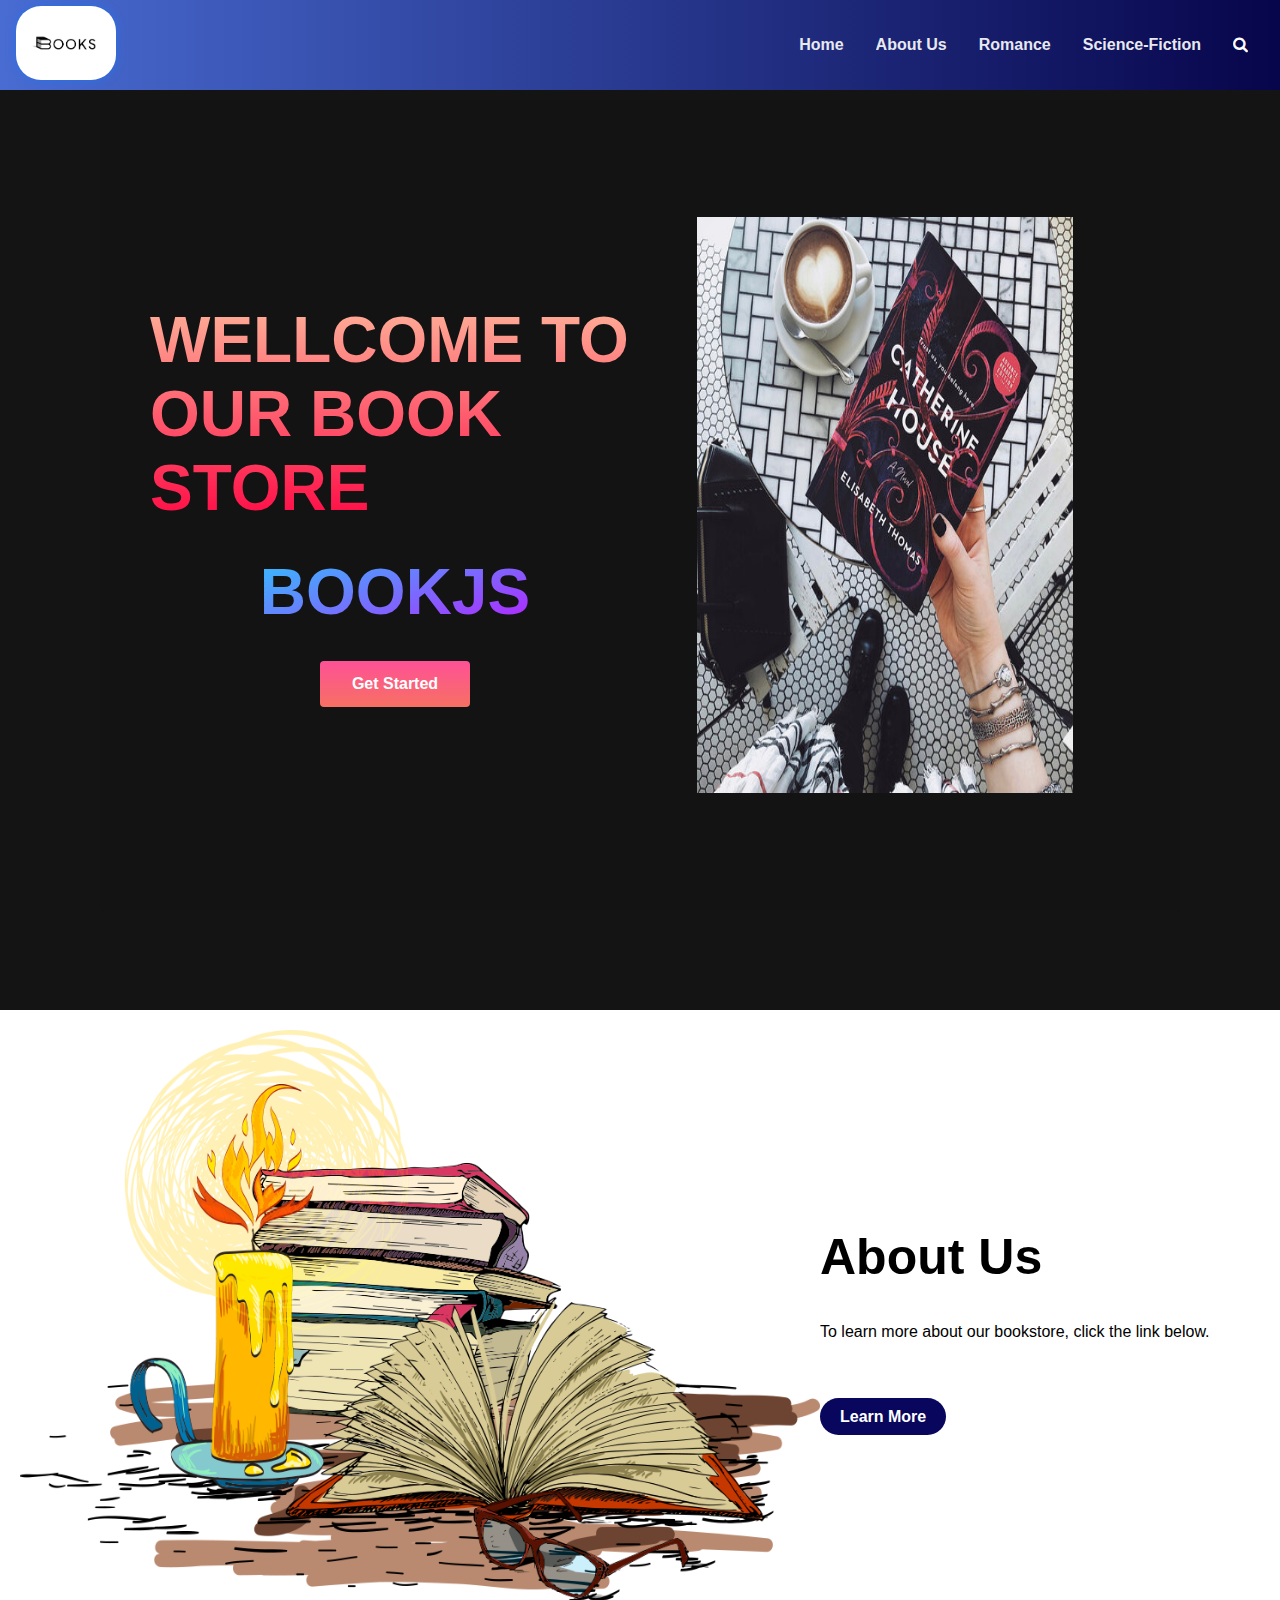
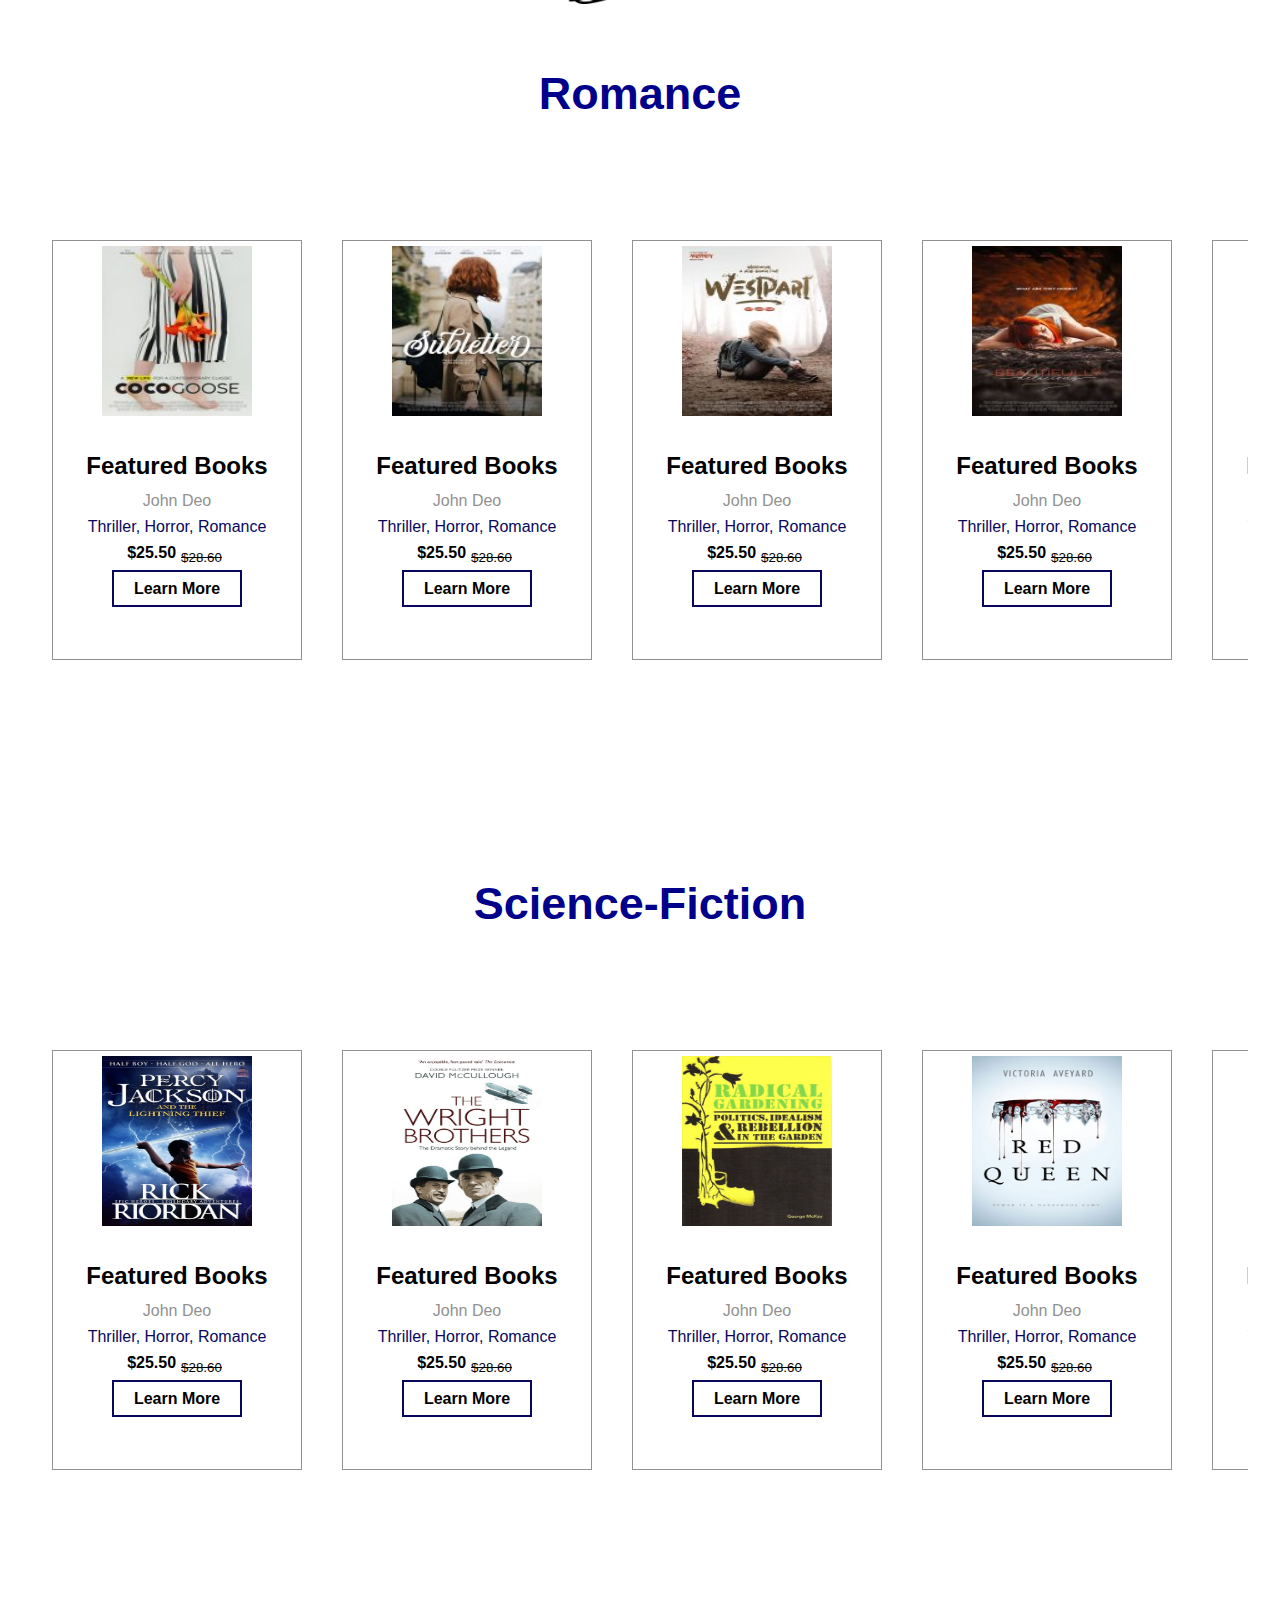
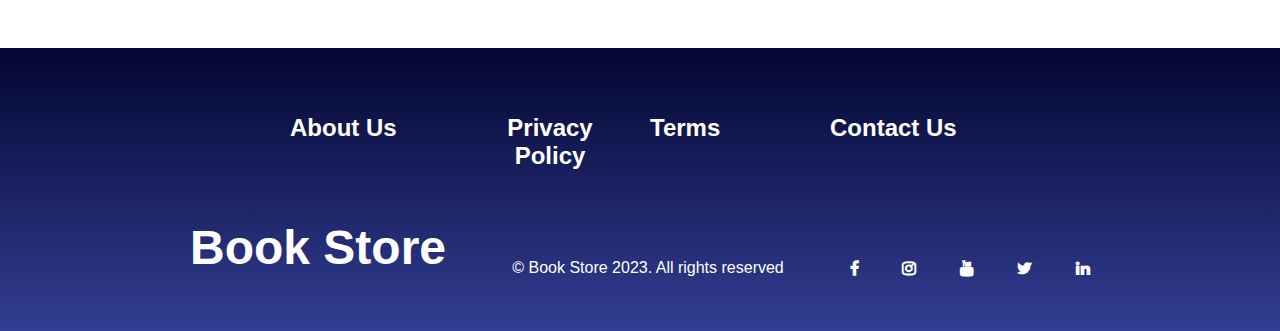
<file: index.html>
<!--   RMIT University Vietnam
  Course: COSC2430 Web Programming
  Semester: 2023A
  Assessment: Assignment 1
  Author: Lee Jae Sung
  ID: S3977739
  Acknowledgement: Acknowledge the resources that you use here. -->


<!DOCTYPE html>
<html lang="en">
<head>
    <meta charset="UTF-8">
    <meta http-equiv="X-UA-Compatible" content="IE=edge">
    <meta name="viewport" content="width=device-width, initial-scale=1.0">
    <title>Book Store Website</title>
    <link rel="stylesheet" href="style.css">
    <link rel="stylesheet" href="https://cdnjs.cloudflare.com/ajax/libs/font-awesome/4.7.0/css/font-awesome.min.css">

</head>
<body>
    
  <!-- section nav -->

  <section class="top-nav">
    <div class="logo" >
        <a href="./index.html"><img src="image/logo1.png"></a>
    </div>
    <input id="menu-toggle" type="checkbox" />
    <label class='menu-button-container' for="menu-toggle">
    <div class='menu-button'></div>
  </label>
        <ul class="menu">
            <li><a href="./index.html">Home</a></li>
            <li><a href="#aboutus">About Us</a></li>
            <li><a href="./romance.html">Romance</a></li>
            <li><a href="./scifiction.html">Science-Fiction</a></li>
            <li class="social_icon"><i class="fa fa-search"></i></li>
        </ul>
  </section>

    <!-- Hero Section -->
    <div class="main__hero" id="home">
        <div class="main__container">
          <div class="main__content">
            <h1>WELLCOME TO OUR BOOK STORE </h1>
            <h2>BOOKJS</h2>
            <button class="main__btn"><a href="#">Get Started</a></button>
          </div>
          <div class="main__img--container">
            <img id="main__img" src="image/blog_2.jpg" />
          </div>
        </div>
    </div>

    <!--About-->

    <div class="about" id="aboutus">

        <div class="about_image">
            <img src="image/about.png">
        </div>
        <div class="about_tag">
            <h1>About Us</h1>
            <p>
                To learn more about our bookstore, click the link below.
            </p>
            <a href="#" class="about_btn">Learn More</a>
        </div>

    </div>


    <!--category 1-->

    <div class="featured_boks">

        <h1 id="romance"><a href ='./romance.html'>Romance</a></h1>

        <div class="featured_book_box">

            <div class="featured_book_card">

                <div class="featurde_book_img">
                    <img src="image/book_1.jpg">
                </div>

                <div class="featurde_book_tag">
                    <h2>Featured Books</h2>
                    <p class="writer">John Deo</p>
                    <div class="categories">Thriller, Horror, Romance</div>
                    <p class="book_price">$25.50<sub><del>$28.60</del></sub></p>
                    <a href="/detail.html" class="f_btn">Learn More</a>
                </div>               

            </div>

            <div class="featured_book_card">

                <div class="featurde_book_img">
                    <img src="image/book_2.jpg">
                </div>

                <div class="featurde_book_tag">
                    <h2>Featured Books</h2>
                    <p class="writer">John Deo</p>
                    <div class="categories">Thriller, Horror, Romance</div>
                    <p class="book_price">$25.50<sub><del>$28.60</del></sub></p>
                    <a href="#" class="f_btn">Learn More</a>
                </div>               

            </div>

            <div class="featured_book_card">

                <div class="featurde_book_img">
                    <img src="image/book_3.jpg">
                </div>

                <div class="featurde_book_tag">
                    <h2>Featured Books</h2>
                    <p class="writer">John Deo</p>
                    <div class="categories">Thriller, Horror, Romance</div>
                    <p class="book_price">$25.50<sub><del>$28.60</del></sub></p>
                    <a href="#" class="f_btn">Learn More</a>
                </div>               

            </div>

            <div class="featured_book_card">

                <div class="featurde_book_img">
                    <img src="image/book_4.jpg">
                </div>

                <div class="featurde_book_tag">
                    <h2>Featured Books</h2>
                    <p class="writer">John Deo</p>
                    <div class="categories">Thriller, Horror, Romance</div>
                    <p class="book_price">$25.50<sub><del>$28.60</del></sub></p>
                    <a href="#" class="f_btn">Learn More</a>
                </div>               

            </div>

            <div class="featured_book_card">

                <div class="featurde_book_img">
                    <img src="image/book_5.jpg">
                </div>

                <div class="featurde_book_tag">
                    <h2>Featured Books</h2>
                    <p class="writer">John Deo</p>
                    <div class="categories">Thriller, Horror, Romance</div>
                    <p class="book_price">$25.50<sub><del>$28.60</del></sub></p>
                    <a href="#" class="f_btn">Learn More</a>
                </div>               

            </div>
            
            <div class="featured_book_card">

                <div class="featurde_book_img">
                    <img src="image/book_6.jpg">
                </div>

                <div class="featurde_book_tag">
                    <h2>Featured Books</h2>
                    <p class="writer">John Deo</p>
                    <div class="categories">Thriller, Horror, Romance</div>
                    <p class="book_price">$25.50<sub><del>$28.60</del></sub></p>
                    <a href="#" class="f_btn">Learn More</a>
                </div>               

            </div>

            <div class="featured_book_card">

                <div class="featurde_book_img">
                    <img src="image/book_7.png">
                </div>

                <div class="featurde_book_tag">
                    <h2>Featured Books</h2>
                    <p class="writer">John Deo</p>
                    <div class="categories">Thriller, Horror, Romance</div>
                    <p class="book_price">$25.50<sub><del>$28.60</del></sub></p>
                    <a href="#" class="f_btn">Learn More</a>
                </div>               

            </div>

        </div>

    </div>
    <!--Category 2-->

    <div id=scifiction class="featured_boks">
        <h1 id="scifictio"><a href ='./scifiction.html'>Science-Fiction</a></h1>
        <div class="featured_book_box">
    
            <div class="featured_book_card">
    
                <div class="featurde_book_img">
                    <img src="image/arrival_10.jpg">
                </div>
    
                <div class="featurde_book_tag">
                    <h2>Featured Books</h2>
                    <p class="writer">John Deo</p>
                    <div class="categories">Thriller, Horror, Romance</div>
                    <p class="book_price">$25.50<sub><del>$28.60</del></sub></p>
                    <a href="./detail.html" class="f_btn">Learn More</a>
                </div>               
    
            </div>
    
            <div class="featured_book_card">
    
                <div class="featurde_book_img">
                    <img src="image/arrival_2.jpg">
                </div>
    
                <div class="featurde_book_tag">
                    <h2>Featured Books</h2>
                    <p class="writer">John Deo</p>
                    <div class="categories">Thriller, Horror, Romance</div>
                    <p class="book_price">$25.50<sub><del>$28.60</del></sub></p>
                    <a href="#" class="f_btn">Learn More</a>
                </div>               
    
            </div>
    
            <div class="featured_book_card">
    
                <div class="featurde_book_img">
                    <img src="image/arrival_3.jpg">
                </div>
    
                <div class="featurde_book_tag">
                    <h2>Featured Books</h2>
                    <p class="writer">John Deo</p>
                    <div class="categories">Thriller, Horror, Romance</div>
                    <p class="book_price">$25.50<sub><del>$28.60</del></sub></p>
                    <a href="#" class="f_btn">Learn More</a>
                </div>               
    
            </div>
    
            <div class="featured_book_card">
    
                <div class="featurde_book_img">
                    <img src="image/arrival_4.jpg">
                </div>
    
                <div class="featurde_book_tag">
                    <h2>Featured Books</h2>
                    <p class="writer">John Deo</p>
                    <div class="categories">Thriller, Horror, Romance</div>
                    <p class="book_price">$25.50<sub><del>$28.60</del></sub></p>
                    <a href="#" class="f_btn">Learn More</a>
                </div>               
    
            </div>
    
            <div class="featured_book_card">
    
                <div class="featurde_book_img">
                    <img src="image/arrival_5.jpg">
                </div>
    
                <div class="featurde_book_tag">
                    <h2>Featured Books</h2>
                    <p class="writer">John Deo</p>
                    <div class="categories">Thriller, Horror, Romance</div>
                    <p class="book_price">$25.50<sub><del>$28.60</del></sub></p>
                    <a href="#" class="f_btn">Learn More</a>
                </div>               
    
            </div>
            
            <div class="featured_book_card">
    
                <div class="featurde_book_img">
                    <img src="image/arrival_6.jpg">
                </div>
    
                <div class="featurde_book_tag">
                    <h2>Featured Books</h2>
                    <p class="writer">John Deo</p>
                    <div class="categories">Thriller, Horror, Romance</div>
                    <p class="book_price">$25.50<sub><del>$28.60</del></sub></p>
                    <a href="#" class="f_btn">Learn More</a>
                </div>               
    
            </div>
    
            <div class="featured_book_card">
    
                <div class="featurde_book_img">
                    <img src="image/arrival_7.jpg">
                </div>
    
                <div class="featurde_book_tag">
                    <h2>Featured Books</h2>
                    <p class="writer">John Deo</p>
                    <div class="categories">Thriller, Horror, Romance</div>
                    <p class="book_price">$25.50<sub><del>$28.60</del></sub></p>
                    <a href="#" class="f_btn">Learn More</a>
                </div>               
    
            </div>
    
        </div>
    
    </div>

<!-- Footer Section -->
    <div class="footer__container">
        <div class="footer__links">
          <div class="footer__link--wrapper">
            <div class="footer__link--items">
              <h2>About Us</h2>
            </div>
            <div class="footer__link--items">
              <h2>Privacy Policy</h2>
            </div>
          </div>
          <div class="footer__link--wrapper">
            <div class="footer__link--items">
              <h2>Terms</h2>
            </div>
            <div class="footer__link--items">
                <h2><a href="./contract.html">Contact Us</a></h2>
              </div>
          </div>
        </div>
        <!-- social__media -->
        <section class="social__media">
          <div class="social__media--wrap">
            <div class="footer__logo">
              <a href="/" id="footer__logo">Book Store</a>
            </div>
            <p class="website__rights">	&#169; Book Store 2023. All rights reserved</p>
            <div class="social__icons">
              <a href="#" class="fa fa-facebook"></a>
              <a href="#" class="fa fa-instagram"></a>
              <a href="#" class="fa fa-youtube"></a>
              <a href="#" class="fa fa-twitter"></a>
              <a href="#" class="fa fa-linkedin"></a>
            </div>
          </div>
        </section>
      </div>


    
</body>
</html>
</file>
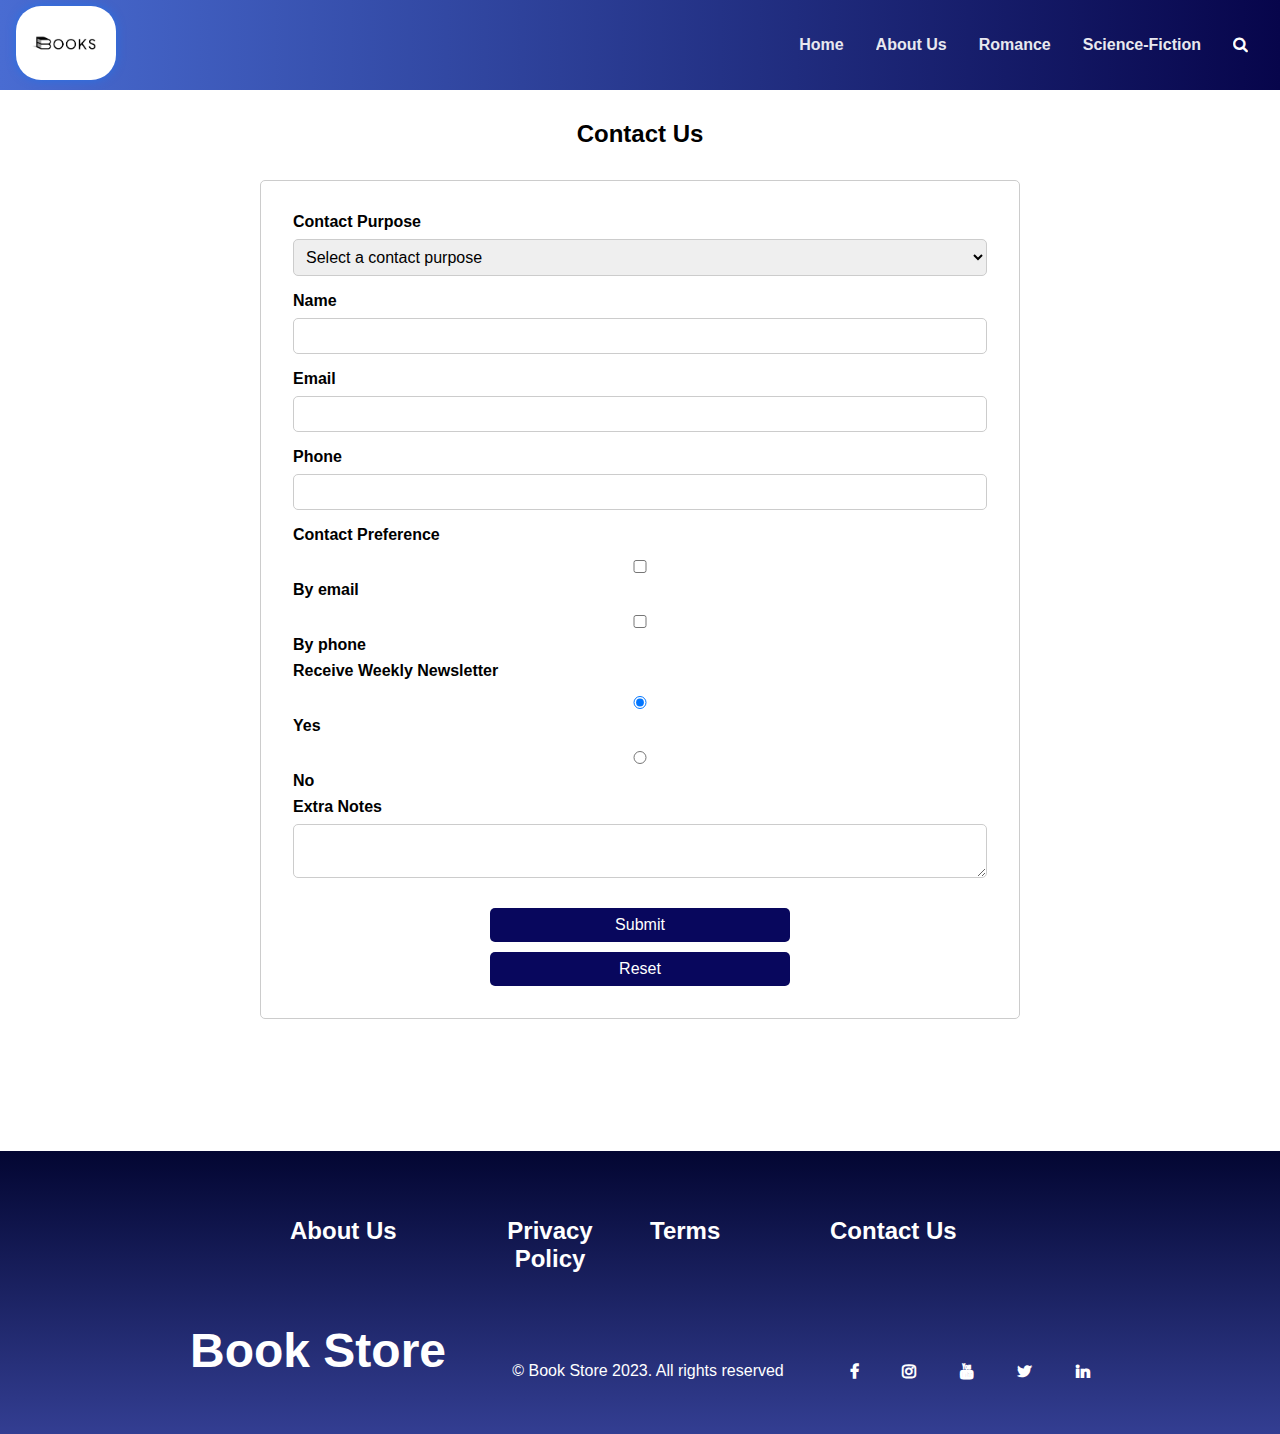
<file: contract.html>
<!DOCTYPE html>
<html>
<head>
	<meta charset="utf-8">
	<meta name="viewport" content="width=device-width, initial-scale=1">
	<title>Contact Us - Bookstore</title>
	<link rel="stylesheet" href="style.css">
  <link rel="stylesheet" href="https://cdnjs.cloudflare.com/ajax/libs/font-awesome/4.7.0/css/font-awesome.min.css">
</head>
<body>
     <!-- section nav -->

     <section class="top-nav">
      <div class="logo" >
          <a href="./index.html"><img src="image/logo1.png"></a>
      </div>
      <input id="menu-toggle" type="checkbox" />
      <label class='menu-button-container' for="menu-toggle">
      <div class='menu-button'></div>
    </label>
          <ul class="menu">
              <li><a href="./index.html">Home</a></li>
              <li><a href="#aboutus">About Us</a></li>
              <li><a href="./romance.html">Romance</a></li>
              <li><a href="./scifiction.html">Science-Fiction</a></li>
              <li class="social_icon"><i class="fa fa-search"></i></li>
          </ul>
    </section>

  <!-- form section -->
  <div class="main">
    <div class="main_tag">
        <div class="contact">
            <div class="container">
                <h2>Contact Us</h2>
                <form action="#" method="POST">
                    <label for="contact-purpose">Contact Purpose</label>
                    <select id="contact-purpose" name="contact-purpose" required>
                        <option value="">Select a contact purpose</option>
                        <option value="sell-books">I want to sell books</option>
                        <option value="buy-books">I want to buy books</option>
                    </select>

                    <label for="name">Name</label>
                    <input type="text" id="name" name="name" required>

                    <label for="email">Email</label>
                    <input type="email" id="email" name="email" required>

                    <label for="phone">Phone</label>
                    <input type="tel" id="phone" name="phone" required>

                    <label>Contact Preference</label>
                    <div class="contact-preference">
                        <label for="by-email"><input type="checkbox" id="by-email" name="contact-preference" value="email" required>By email</label>
                        <label for="by-phone"><input type="checkbox" id="by-phone" name="contact-preference" value="phone" required>By phone</label>
                    </div>

                    <label>Receive Weekly Newsletter</label>
                    <div class="newsletter">
                        <label for="yes"><input type="radio" id="yes" name="newsletter" value="yes" checked>Yes</label>
                        <label for="no"><input type="radio" id="no" name="newsletter" value="no">No</label>
                    </div>

                    <label for="extra-notes">Extra Notes</label>
                    <textarea id="extra-notes" name="extra-notes"></textarea>

                    <div class="form-buttons">
                        <button type="submit">Submit</button>
                        <button type="reset">Reset</button>
                    </div>
                </form>
            </div>
        </div>    
    </div>
  </div>
  <!-- Footer Section -->
  <div class="footer__container">
    <div class="footer__links">
      <div class="footer__link--wrapper">
        <div class="footer__link--items">
          <h2>About Us</h2>
        </div>
        <div class="footer__link--items">
          <h2>Privacy Policy</h2>
        </div>
      </div>
      <div class="footer__link--wrapper">
        <div class="footer__link--items">
          <h2>Terms</h2>
        </div>
        <div class="footer__link--items">
            <h2><a href="./contract.html">Contact Us</a></h2>
          </div>
      </div>
    </div>
    <!-- social__media -->
    <section class="social__media">
      <div class="social__media--wrap">
        <div class="footer__logo">
          <a href="/" id="footer__logo">Book Store</a>
        </div>
        <p class="website__rights">	&#169; Book Store 2023. All rights reserved</p>
        <div class="social__icons">
          <a href="#" class="fa fa-facebook"></a>
          <a href="#" class="fa fa-instagram"></a>
          <a href="#" class="fa fa-youtube"></a>
          <a href="#" class="fa fa-twitter"></a>
          <a href="#" class="fa fa-linkedin"></a>
        </div>
      </div>
    </section>
  </div>
  

</body>
</html>
</file>
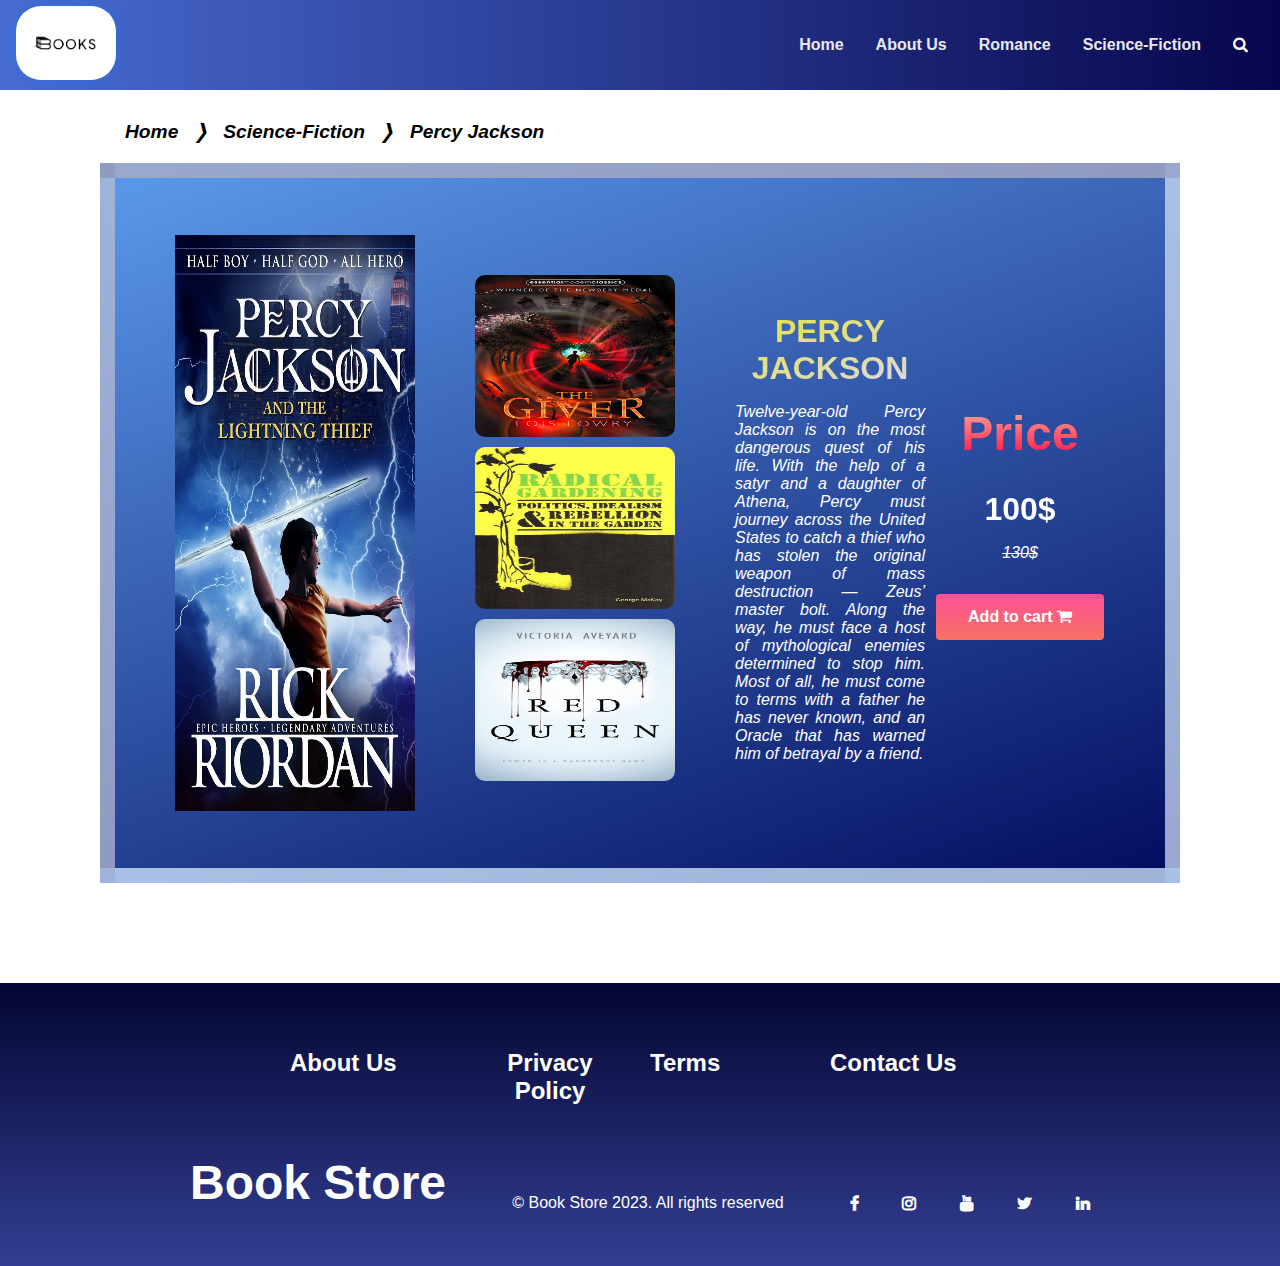
<file: detail.html>
<!DOCTYPE html>
<html>
<head>
	<meta charset="utf-8">
	<meta name="viewport" content="width=device-width, initial-scale=1">
	<title>Contact Us - Bookstore</title>
	<link rel="stylesheet" href="style.css">
    <link rel="stylesheet" href="https://cdnjs.cloudflare.com/ajax/libs/font-awesome/4.7.0/css/font-awesome.min.css">
</head>
<body>
    <!-- section nav -->
    <section class="top-nav">
        <div class="logo" >
            <a href="./index.html"><img src="image/logo1.png"></a>
        </div>
        <input id="menu-toggle" type="checkbox" />
        <label class='menu-button-container' for="menu-toggle">
        <div class='menu-button'></div>
      </label>
            <ul class="menu">
                <li><a href="./index.html">Home</a></li>
                <li><a href="#aboutus">About Us</a></li>
                <li><a href="./romance.html">Romance</a></li>
                <li><a href="./scifiction.html">Science-Fiction</a></li>
                <li class="social_icon"><i class="fa fa-search"></i></li>
            </ul>
      </section>

     <!-- Main Section -->
        <div class="main" id="home">
            <div class="main__link">
                <a href="./web.html" class="link__home">Home</a>
                <span class="link__symbols">&#10093;</span>
                <a href="./scifiction.html" class="link__romance">Science-Fiction</a>
                <span class="link__symbols">&#10093;</span>
                <a href="./detail.html" class="link__science">Percy Jackson</a>
            </div>

            <div class="main__container--detail">
                <div class="main__img--container">
                    <div class="main__img--item">
                        <img id="main__img" src="image/arrival_10.jpg" />
                    </div>
                    <div class="main__subimg--items">
                        <img id="main__subimg" src="image/arrival_1.jpg" />
                        <img id="main__subimg" src="image/arrival_3.jpg" />
                        <img id="main__subimg" src="image/arrival_4.jpg" />
                    </div>
                </div>

                <div class="main__content--detail">
                    <h2 class="book__detail">PERCY JACKSON</h2>
                    <p>Twelve-year-old Percy Jackson is on the most dangerous quest of his life. With the help of a satyr and a daughter of Athena, Percy must journey across the United States to catch a thief who has stolen the original weapon of mass destruction — Zeus’ master bolt. Along the way, he must face a host of mythological enemies determined to stop him. Most of all, he must come to terms with a father he has never known, and an Oracle that has warned him of betrayal by a friend.</p>
                </div>
                
                <div class="main__content--detail">
                    <h1>Price </h1>
                    <h2>100&#x24;<sub></sub></h2>
                    <p><del>130&#x24;</del></p>

                    <button class="main__btn"><a href="#">Add to cart </a><i class="fa fa-shopping-cart"></i></button>
                </div>
            </div>
        </div>

    <!-- Footer Section -->
    <div class="footer__container">
        <div class="footer__links">
          <div class="footer__link--wrapper">
            <div class="footer__link--items">
              <h2>About Us</h2>
            </div>
            <div class="footer__link--items">
              <h2>Privacy Policy</h2>
            </div>
          </div>
          <div class="footer__link--wrapper">
            <div class="footer__link--items">
              <h2>Terms</h2>
            </div>
            <div class="footer__link--items">
                <h2><a href="./contract.html">Contact Us</a></h2>
              </div>
          </div>
        </div>
        <!-- social__media -->
        <section class="social__media">
          <div class="social__media--wrap">
            <div class="footer__logo">
              <a href="/" id="footer__logo">Book Store</a>
            </div>
            <p class="website__rights">	&#169; Book Store 2023. All rights reserved</p>
            <div class="social__icons">
              <a href="#" class="fa fa-facebook"></a>
              <a href="#" class="fa fa-instagram"></a>
              <a href="#" class="fa fa-youtube"></a>
              <a href="#" class="fa fa-twitter"></a>
              <a href="#" class="fa fa-linkedin"></a>
            </div>
          </div>
        </section>
      </div>


</body>
</html>
</file>
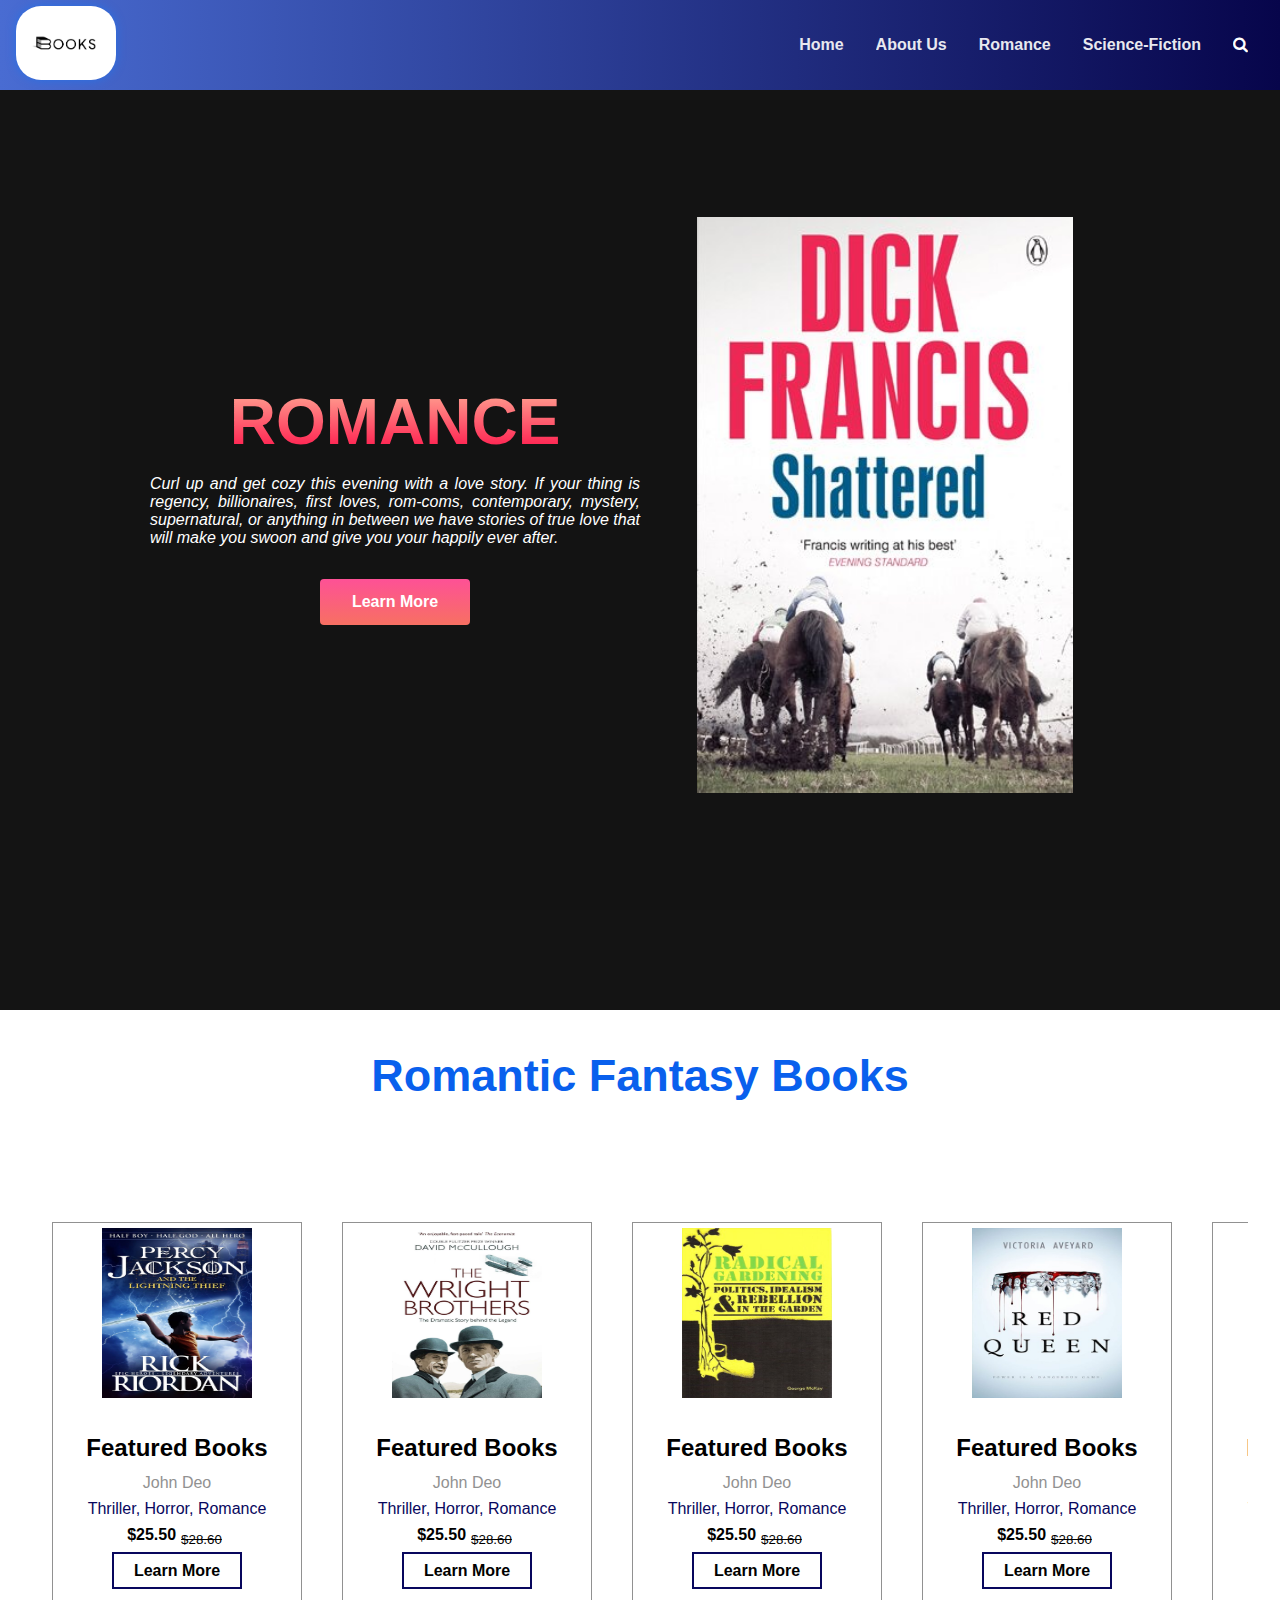
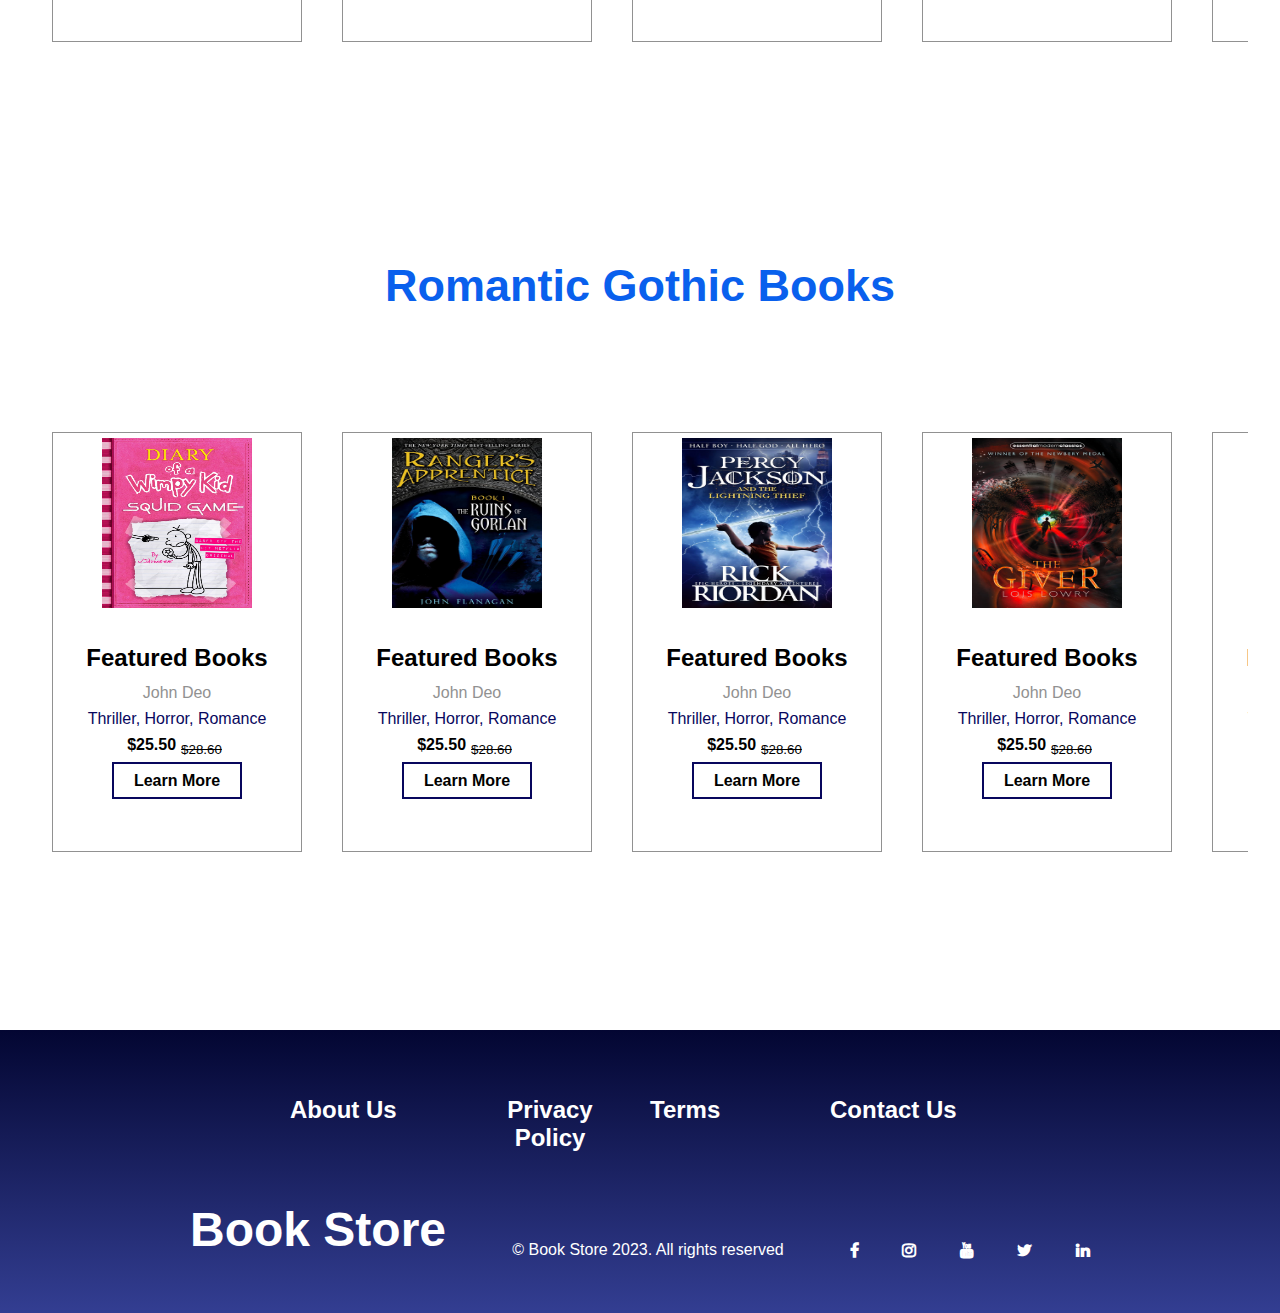
<file: romance.html>
<!DOCTYPE html>
<html lang="en">
<head>
    <meta charset="UTF-8">
    <meta http-equiv="X-UA-Compatible" content="IE=edge">
    <meta name="viewport" content="width=device-width, initial-scale=1.0">
    <title>Book Store Website</title>
    <link rel="stylesheet" href="style.css">
    <link rel="stylesheet" href="https://cdnjs.cloudflare.com/ajax/libs/font-awesome/4.7.0/css/font-awesome.min.css">
</head>
<body>
    <!-- nav section -->
    <section class="top-nav">
        <div class="logo" >
            <a href="./index.html"><img src="image/logo1.png"></a>
        </div>
        <input id="menu-toggle" type="checkbox" />
        <label class='menu-button-container' for="menu-toggle">
        <div class='menu-button'></div>
      </label>
            <ul class="menu">
                <li><a href="./index.html">Home</a></li>
                <li><a href="#aboutus">About Us</a></li>
                <li><a href="./romance.html">Romance</a></li>
                <li><a href="./scifiction.html">Science-Fiction</a></li>
                <li class="social_icon"><i class="fa fa-search"></i></li>
            </ul>
      </section>

        <!-- Hero Section -->
        <div class="main__hero" id="home">
            <div class="main__container">
              <div class="main__content">
                <h1>ROMANCE</h1>
                <p>
                    Curl up and get cozy this evening with a love story. If your thing is regency, billionaires, first loves, rom-coms, contemporary, mystery, supernatural, or anything in between we have stories of true love that will make you swoon and give you your happily ever after.
                </p>
                <button class="main__btn"><a href="#Romance">Learn More</a></button>
              </div>
              <div class="main__img--container">
                <img id="main__img" src="image/book_6.jpg" />
              </div>
            </div>
        </div>
 <!--Books-->

 <div id=scifiction class="featured_boks">

    <h1>Romantic Fantasy Books</h1>

    <div class="featured_book_box">

        <div class="featured_book_card">

            <div class="featurde_book_img">
                <img src="image/arrival_10.jpg">
            </div>

            <div class="featurde_book_tag">
                <h2>Featured Books</h2>
                <p class="writer">John Deo</p>
                <div class="categories">Thriller, Horror, Romance</div>
                <p class="book_price">$25.50<sub><del>$28.60</del></sub></p>
                <a href="/detail.html" class="f_btn">Learn More</a>
            </div>               

        </div>

        <div class="featured_book_card">

            <div class="featurde_book_img">
                <img src="image/arrival_2.jpg">
            </div>

            <div class="featurde_book_tag">
                <h2>Featured Books</h2>
                <p class="writer">John Deo</p>
                <div class="categories">Thriller, Horror, Romance</div>
                <p class="book_price">$25.50<sub><del>$28.60</del></sub></p>
                <a href="#" class="f_btn">Learn More</a>
            </div>               

        </div>

        <div class="featured_book_card">

            <div class="featurde_book_img">
                <img src="image/arrival_3.jpg">
            </div>

            <div class="featurde_book_tag">
                <h2>Featured Books</h2>
                <p class="writer">John Deo</p>
                <div class="categories">Thriller, Horror, Romance</div>
                <p class="book_price">$25.50<sub><del>$28.60</del></sub></p>
                <a href="#" class="f_btn">Learn More</a>
            </div>               

        </div>

        <div class="featured_book_card">

            <div class="featurde_book_img">
                <img src="image/arrival_4.jpg">
            </div>

            <div class="featurde_book_tag">
                <h2>Featured Books</h2>
                <p class="writer">John Deo</p>
                <div class="categories">Thriller, Horror, Romance</div>
                <p class="book_price">$25.50<sub><del>$28.60</del></sub></p>
                <a href="#" class="f_btn">Learn More</a>
            </div>               

        </div>

        <div class="featured_book_card">

            <div class="featurde_book_img">
                <img src="image/arrival_5.jpg">
            </div>

            <div class="featurde_book_tag">
                <h2>Featured Books</h2>
                <p class="writer">John Deo</p>
                <div class="categories">Thriller, Horror, Romance</div>
                <p class="book_price">$25.50<sub><del>$28.60</del></sub></p>
                <a href="#" class="f_btn">Learn More</a>
            </div>               

        </div>
        
        <div class="featured_book_card">

            <div class="featurde_book_img">
                <img src="image/arrival_6.jpg">
            </div>

            <div class="featurde_book_tag">
                <h2>Featured Books</h2>
                <p class="writer">John Deo</p>
                <div class="categories">Thriller, Horror, Romance</div>
                <p class="book_price">$25.50<sub><del>$28.60</del></sub></p>
                <a href="#" class="f_btn">Learn More</a>
            </div>               

        </div>

        <div class="featured_book_card">

            <div class="featurde_book_img">
                <img src="image/arrival_7.jpg">
            </div>

            <div class="featurde_book_tag">
                <h2>Featured Books</h2>
                <p class="writer">John Deo</p>
                <div class="categories">Thriller, Horror, Romance</div>
                <p class="book_price">$25.50<sub><del>$28.60</del></sub></p>
                <a href="#" class="f_btn">Learn More</a>
            </div>               

        </div>

    </div>

</div>
<!--Books-->

<div class="featured_boks">

    <h1>Romantic Gothic Books</h1>

    <div class="featured_book_box">

        <div class="featured_book_card">

            <div class="featurde_book_img">
                <img src="image/arrival_8.webp">
            </div>

            <div class="featurde_book_tag">
                <h2>Featured Books</h2>
                <p class="writer">John Deo</p>
                <div class="categories">Thriller, Horror, Romance</div>
                <p class="book_price">$25.50<sub><del>$28.60</del></sub></p>
                <a href="#" class="f_btn">Learn More</a>
            </div>               

        </div>

        <div class="featured_book_card">

            <div class="featurde_book_img">
                <img src="image/arrival_9.jpg">
            </div>

            <div class="featurde_book_tag">
                <h2>Featured Books</h2>
                <p class="writer">John Deo</p>
                <div class="categories">Thriller, Horror, Romance</div>
                <p class="book_price">$25.50<sub><del>$28.60</del></sub></p>
                <a href="#" class="f_btn">Learn More</a>
            </div>               

        </div>

        <div class="featured_book_card">

            <div class="featurde_book_img">
                <img src="image/arrival_10.jpg">
            </div>

            <div class="featurde_book_tag">
                <h2>Featured Books</h2>
                <p class="writer">John Deo</p>
                <div class="categories">Thriller, Horror, Romance</div>
                <p class="book_price">$25.50<sub><del>$28.60</del></sub></p>
                <a href="#" class="f_btn">Learn More</a>
            </div>               

        </div>

        <div class="featured_book_card">

            <div class="featurde_book_img">
                <img src="image/arrival_1.jpg">
            </div>

            <div class="featurde_book_tag">
                <h2>Featured Books</h2>
                <p class="writer">John Deo</p>
                <div class="categories">Thriller, Horror, Romance</div>
                <p class="book_price">$25.50<sub><del>$28.60</del></sub></p>
                <a href="#" class="f_btn">Learn More</a>
            </div>               

        </div>

        <div class="featured_book_card">

            <div class="featurde_book_img">
                <img src="image/arrival_2.jpg">
            </div>

            <div class="featurde_book_tag">
                <h2>Featured Books</h2>
                <p class="writer">John Deo</p>
                <div class="categories">Thriller, Horror, Romance</div>
                <p class="book_price">$25.50<sub><del>$28.60</del></sub></p>
                <a href="#" class="f_btn">Learn More</a>
            </div>               

        </div>
        
        <div class="featured_book_card">

            <div class="featurde_book_img">
                <img src="image/arrival_3.jpg">
            </div>

            <div class="featurde_book_tag">
                <h2>Featured Books</h2>
                <p class="writer">John Deo</p>
                <div class="categories">Thriller, Horror, Romance</div>
                <p class="book_price">$25.50<sub><del>$28.60</del></sub></p>
                <a href="#" class="f_btn">Learn More</a>
            </div>               

        </div>

    </div>

</div>

<!-- Footer Section -->
<div class="footer__container">
    <div class="footer__links">
      <div class="footer__link--wrapper">
        <div class="footer__link--items">
          <h2>About Us</h2>
        </div>
        <div class="footer__link--items">
          <h2>Privacy Policy</h2>
        </div>
      </div>
      <div class="footer__link--wrapper">
        <div class="footer__link--items">
          <h2>Terms</h2>
        </div>
        <div class="footer__link--items">
            <h2><a href="./contract.html">Contact Us</a></h2>
          </div>
      </div>
    </div>
    <!-- social__media -->
    <section class="social__media">
      <div class="social__media--wrap">
        <div class="footer__logo">
          <a href="/" id="footer__logo">Book Store</a>
        </div>
        <p class="website__rights">	&#169; Book Store 2023. All rights reserved</p>
        <div class="social__icons">
          <a href="#" class="fa fa-facebook"></a>
          <a href="#" class="fa fa-instagram"></a>
          <a href="#" class="fa fa-youtube"></a>
          <a href="#" class="fa fa-twitter"></a>
          <a href="#" class="fa fa-linkedin"></a>
        </div>
      </div>
    </section>
  </div>
</body>
</file>
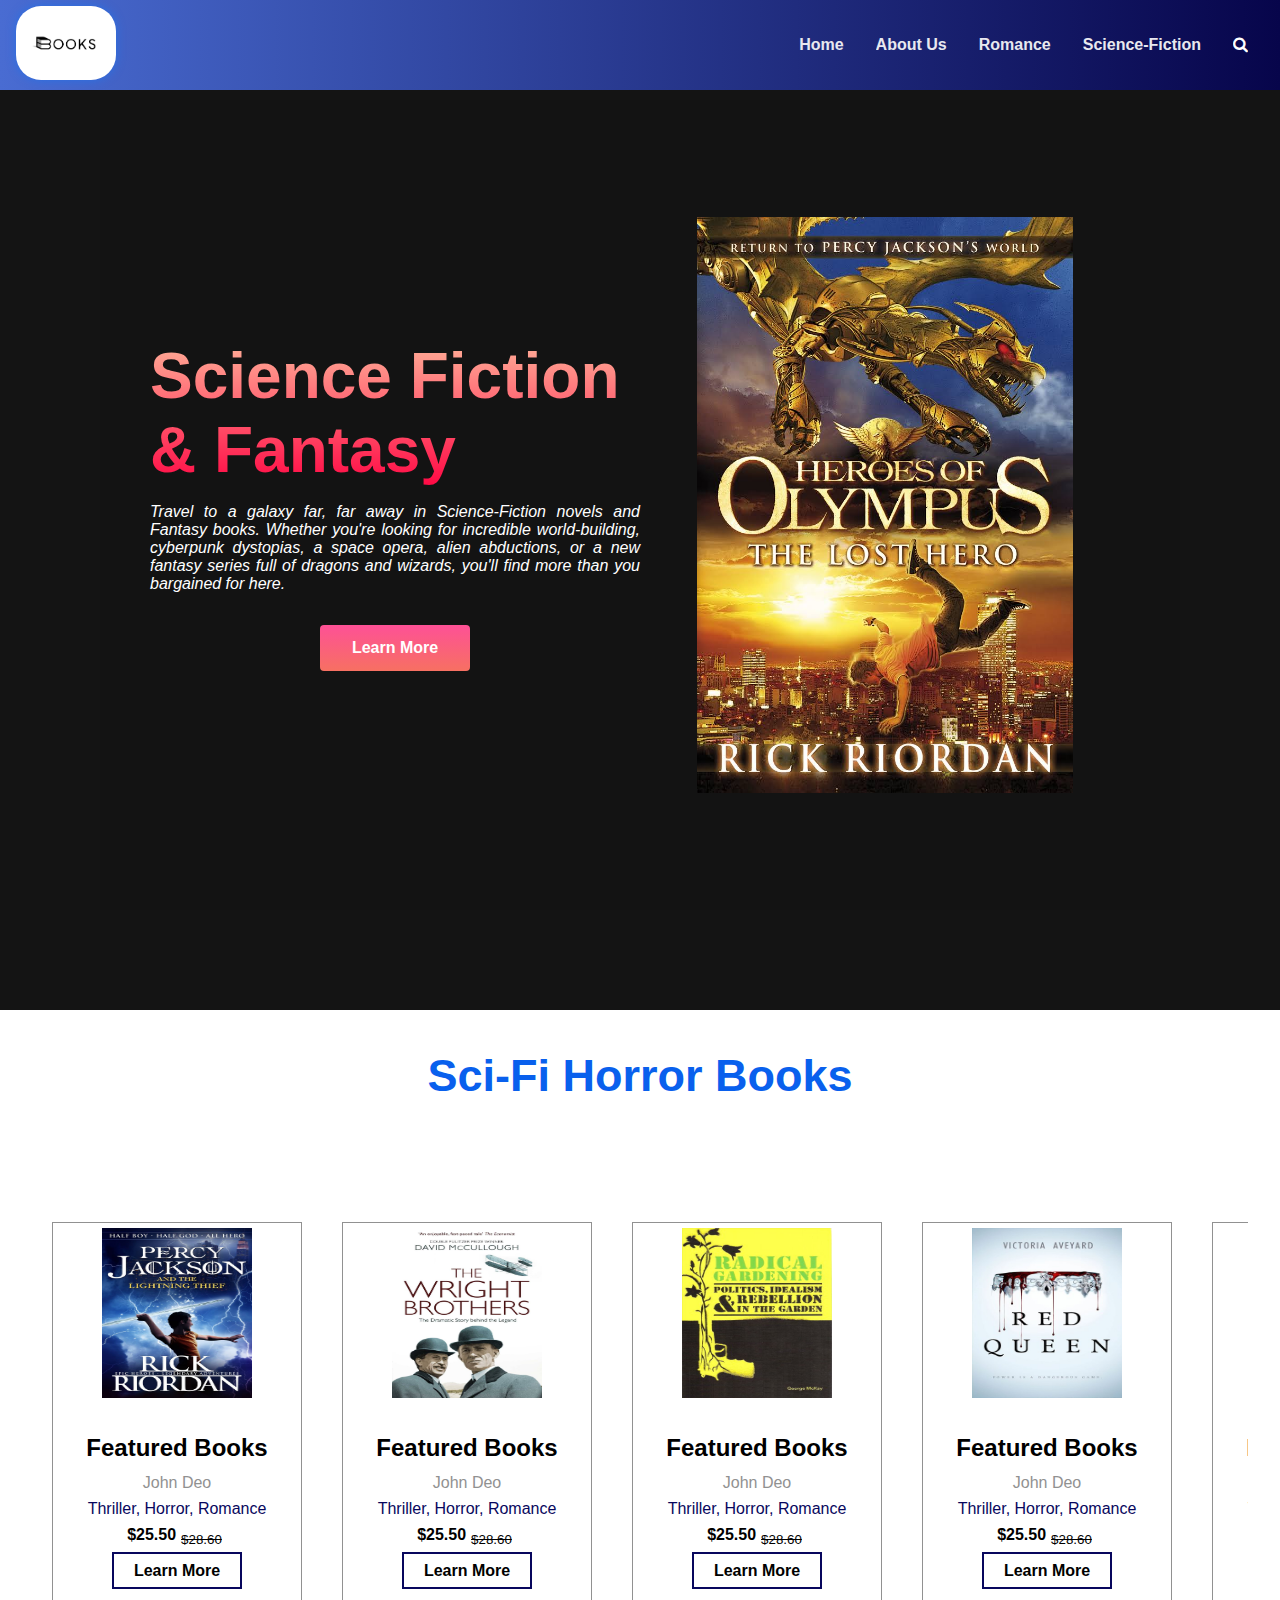
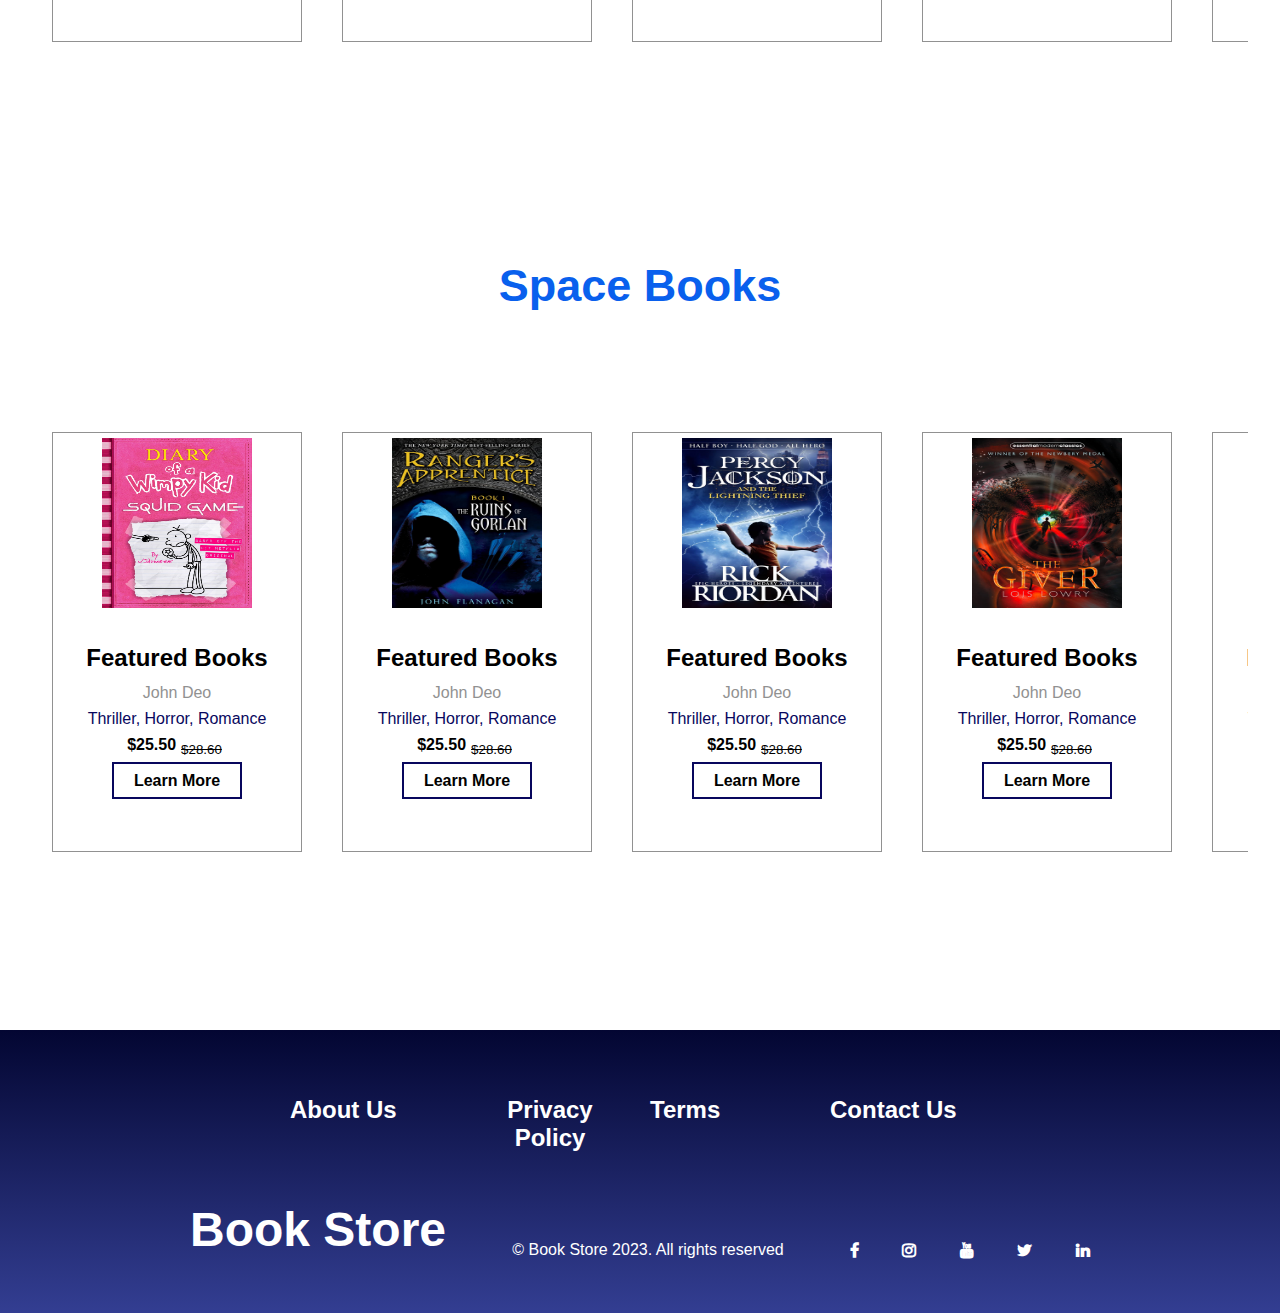
<file: scifiction.html>
<!DOCTYPE html>
<html lang="en">
<head>
    <meta charset="UTF-8">
    <meta http-equiv="X-UA-Compatible" content="IE=edge">
    <meta name="viewport" content="width=device-width, initial-scale=1.0">
    <title>Book Store Website</title>
    <link rel="stylesheet" href="style.css">
    <link rel="stylesheet" href="https://cdnjs.cloudflare.com/ajax/libs/font-awesome/4.7.0/css/font-awesome.min.css">
</head>
<body>
    
    <!-- section nav -->
    <section class="top-nav">
        <div class="logo" >
            <a href="./index.html"><img src="image/logo1.png"></a>
        </div>
        <input id="menu-toggle" type="checkbox" />
        <label class='menu-button-container' for="menu-toggle">
        <div class='menu-button'></div>
      </label>
            <ul class="menu">
                <li><a href="./index.html">Home</a></li>
                <li><a href="#aboutus">About Us</a></li>
                <li><a href="./romance.html">Romance</a></li>
                <li><a href="./scifiction.html">Science-Fiction</a></li>
                <li class="social_icon"><i class="fa fa-search"></i></li>
            </ul>
      </section>

      <!-- Hero Section -->
        <div class="main__hero" id="home">
            <div class="main__container">
              <div class="main__content">
                <h1>Science Fiction & Fantasy</h1>
                <p>
                    Travel to a galaxy far, far away in Science-Fiction novels and Fantasy books. Whether you're looking for incredible world-building, cyberpunk dystopias, a space opera, alien abductions, or a new fantasy series full of dragons and wizards, you'll find more than you bargained for here.
                </p>
                <button class="main__btn"><a href="#scifiction">Learn More</a></button>
              </div>
              <div class="main__img--container">
                <img id="main__img" src="image/arrival_7.jpg" />
              </div>
            </div>
        </div>
 <!--Books-->

 <div id=scifiction class="featured_boks">

    <h1>Sci-Fi Horror Books</h1>

    <div class="featured_book_box">

        <div class="featured_book_card">

            <div class="featurde_book_img">
                <img src="image/arrival_10.jpg">
            </div>

            <div class="featurde_book_tag">
                <h2>Featured Books</h2>
                <p class="writer">John Deo</p>
                <div class="categories">Thriller, Horror, Romance</div>
                <p class="book_price">$25.50<sub><del>$28.60</del></sub></p>
                <a href="./detail.html" class="f_btn">Learn More</a>
            </div>               

        </div>

        <div class="featured_book_card">

            <div class="featurde_book_img">
                <img src="image/arrival_2.jpg">
            </div>

            <div class="featurde_book_tag">
                <h2>Featured Books</h2>
                <p class="writer">John Deo</p>
                <div class="categories">Thriller, Horror, Romance</div>
                <p class="book_price">$25.50<sub><del>$28.60</del></sub></p>
                <a href="#" class="f_btn">Learn More</a>
            </div>               

        </div>

        <div class="featured_book_card">

            <div class="featurde_book_img">
                <img src="image/arrival_3.jpg">
            </div>

            <div class="featurde_book_tag">
                <h2>Featured Books</h2>
                <p class="writer">John Deo</p>
                <div class="categories">Thriller, Horror, Romance</div>
                <p class="book_price">$25.50<sub><del>$28.60</del></sub></p>
                <a href="#" class="f_btn">Learn More</a>
            </div>               

        </div>

        <div class="featured_book_card">

            <div class="featurde_book_img">
                <img src="image/arrival_4.jpg">
            </div>

            <div class="featurde_book_tag">
                <h2>Featured Books</h2>
                <p class="writer">John Deo</p>
                <div class="categories">Thriller, Horror, Romance</div>
                <p class="book_price">$25.50<sub><del>$28.60</del></sub></p>
                <a href="#" class="f_btn">Learn More</a>
            </div>               

        </div>

        <div class="featured_book_card">

            <div class="featurde_book_img">
                <img src="image/arrival_5.jpg">
            </div>

            <div class="featurde_book_tag">
                <h2>Featured Books</h2>
                <p class="writer">John Deo</p>
                <div class="categories">Thriller, Horror, Romance</div>
                <p class="book_price">$25.50<sub><del>$28.60</del></sub></p>
                <a href="#" class="f_btn">Learn More</a>
            </div>               

        </div>
        
        <div class="featured_book_card">

            <div class="featurde_book_img">
                <img src="image/arrival_6.jpg">
            </div>

            <div class="featurde_book_tag">
                <h2>Featured Books</h2>
                <p class="writer">John Deo</p>
                <div class="categories">Thriller, Horror, Romance</div>
                <p class="book_price">$25.50<sub><del>$28.60</del></sub></p>
                <a href="#" class="f_btn">Learn More</a>
            </div>               

        </div>

        <div class="featured_book_card">

            <div class="featurde_book_img">
                <img src="image/arrival_7.jpg">
            </div>

            <div class="featurde_book_tag">
                <h2>Featured Books</h2>
                <p class="writer">John Deo</p>
                <div class="categories">Thriller, Horror, Romance</div>
                <p class="book_price">$25.50<sub><del>$28.60</del></sub></p>
                <a href="#" class="f_btn">Learn More</a>
            </div>               

        </div>

    </div>

</div>
<!--Books-->

<div class="featured_boks">

    <h1>Space Books</h1>

    <div class="featured_book_box">

        <div class="featured_book_card">

            <div class="featurde_book_img">
                <img src="image/arrival_8.webp">
            </div>

            <div class="featurde_book_tag">
                <h2>Featured Books</h2>
                <p class="writer">John Deo</p>
                <div class="categories">Thriller, Horror, Romance</div>
                <p class="book_price">$25.50<sub><del>$28.60</del></sub></p>
                <a href="#" class="f_btn">Learn More</a>
            </div>               

        </div>

        <div class="featured_book_card">

            <div class="featurde_book_img">
                <img src="image/arrival_9.jpg">
            </div>

            <div class="featurde_book_tag">
                <h2>Featured Books</h2>
                <p class="writer">John Deo</p>
                <div class="categories">Thriller, Horror, Romance</div>
                <p class="book_price">$25.50<sub><del>$28.60</del></sub></p>
                <a href="#" class="f_btn">Learn More</a>
            </div>               

        </div>

        <div class="featured_book_card">

            <div class="featurde_book_img">
                <img src="image/arrival_10.jpg">
            </div>

            <div class="featurde_book_tag">
                <h2>Featured Books</h2>
                <p class="writer">John Deo</p>
                <div class="categories">Thriller, Horror, Romance</div>
                <p class="book_price">$25.50<sub><del>$28.60</del></sub></p>
                <a href="#" class="f_btn">Learn More</a>
            </div>               

        </div>

        <div class="featured_book_card">

            <div class="featurde_book_img">
                <img src="image/arrival_1.jpg">
            </div>

            <div class="featurde_book_tag">
                <h2>Featured Books</h2>
                <p class="writer">John Deo</p>
                <div class="categories">Thriller, Horror, Romance</div>
                <p class="book_price">$25.50<sub><del>$28.60</del></sub></p>
                <a href="#" class="f_btn">Learn More</a>
            </div>               

        </div>

        <div class="featured_book_card">

            <div class="featurde_book_img">
                <img src="image/arrival_2.jpg">
            </div>

            <div class="featurde_book_tag">
                <h2>Featured Books</h2>
                <p class="writer">John Deo</p>
                <div class="categories">Thriller, Horror, Romance</div>
                <p class="book_price">$25.50<sub><del>$28.60</del></sub></p>
                <a href="#" class="f_btn">Learn More</a>
            </div>               

        </div>
        
        <div class="featured_book_card">

            <div class="featurde_book_img">
                <img src="image/arrival_3.jpg">
            </div>

            <div class="featurde_book_tag">
                <h2>Featured Books</h2>
                <p class="writer">John Deo</p>
                <div class="categories">Thriller, Horror, Romance</div>
                <p class="book_price">$25.50<sub><del>$28.60</del></sub></p>
                <a href="#" class="f_btn">Learn More</a>
            </div>               

        </div>

    </div>

</div>

<!-- Footer Section -->
<div class="footer__container">
    <div class="footer__links">
      <div class="footer__link--wrapper">
        <div class="footer__link--items">
          <h2>About Us</h2>
        </div>
        <div class="footer__link--items">
          <h2>Privacy Policy</h2>
        </div>
      </div>
      <div class="footer__link--wrapper">
        <div class="footer__link--items">
          <h2>Terms</h2>
        </div>
        <div class="footer__link--items">
            <h2><a href="./contract.html">Contact Us</a></h2>
          </div>
      </div>
    </div>
    <!-- social__media -->
    <section class="social__media">
      <div class="social__media--wrap">
        <div class="footer__logo">
          <a href="/" id="footer__logo">Book Store</a>
        </div>
        <p class="website__rights">	&#169; Book Store 2023. All rights reserved</p>
        <div class="social__icons">
          <a href="#" class="fa fa-facebook"></a>
          <a href="#" class="fa fa-instagram"></a>
          <a href="#" class="fa fa-youtube"></a>
          <a href="#" class="fa fa-twitter"></a>
          <a href="#" class="fa fa-linkedin"></a>
        </div>
      </div>
    </section>
  </div>

</body>
</file>
<file: style.css>
*{
    margin: 0;
    padding: 0;
    box-sizing: border-box;
    font-family: sans-serif;
}
a {
    text-decoration: none;
    cursor: pointer;
}
 
a:-webkit-any-link
{
    color:rgb(232, 232, 239);
    font-weight: 700;
}
h2 {
    vertical-align: center;
    text-align: center;
  }
  
  html, body {
    margin: 0;
    height: 100%;
    width: 100%;
  }

  /* nav section */
  .top-nav {
    display: flex;
    flex-direction: row;
    align-items: center;
    justify-content: space-between;
    background-color: #00BAF0;
    background: linear-gradient(to left, #07054b, #496cd2);
    color: #FFF;
    height: 90px;
    padding: 1em;
    position: fixed;
    top: 0;
    z-index: 999;
    width: 100%;
   
  }
  .top-nav .logo img{
    width: 100px;
    height: auto;
    cursor: pointer;
    margin: 8px 0;
    border: #08075d;
    border-style: unset;
    border-radius: 25px;
    box-shadow: 0 0 10px  #2871e5;
}
  
  .menu {
    display: flex;
    flex-direction: row;
    list-style-type: none;
    margin: 0;
    padding: 0;
  }
  
  .menu > li {
    margin: 0 1rem;
    overflow: hidden;
  }
  
  .menu-button-container {
    display: none;
    height: 100%;
    width: 30px;
    cursor: pointer;
    flex-direction: column;
    justify-content: center;
    align-items: center;
  }
  
  #menu-toggle {
    display: none;
  }
  
  .menu-button,
  .menu-button::before,
  .menu-button::after {
    display: block;
    background-color: #fff;
    position: absolute;
    height: 4px;
    width: 30px;
    transition: transform 400ms cubic-bezier(0.23, 1, 0.32, 1);
    border-radius: 2px;
  }
  
  .menu-button::before {
    content: '';
    margin-top: -8px;
  }
  
  .menu-button::after {
    content: '';
    margin-top: 8px;
  }
  
  #menu-toggle:checked + .menu-button-container .menu-button::before {
    margin-top: 0px;
    transform: rotate(405deg);
  }
  
  #menu-toggle:checked + .menu-button-container .menu-button {
    background: rgba(255, 255, 255, 0);
  }
  
  #menu-toggle:checked + .menu-button-container .menu-button::after {
    margin-top: 0px;
    transform: rotate(-405deg);
  }
  
  @media (max-width: 960px) {
    .menu-button-container {
      display: flex;
    }
    .menu {
      position: absolute;
      top: 0;
      margin-top: 90px;
      left: 0;
      flex-direction: column;
      width: 100%;
      justify-content: center;
      align-items: center;
    }
    #menu-toggle ~ .menu li {
      height: 0;
      margin: 0;
      padding: 0;
      border: 0;
      transition: height 400ms cubic-bezier(0.23, 1, 0.32, 1);
    }
    #menu-toggle:checked ~ .menu li {
      border: 1px solid #f6eeee;
      height: 2.5em;
      padding: 0.5em;
      transition: height 400ms cubic-bezier(0.23, 1, 0.32, 1);
    }
    .menu > li {
      display: flex;
      justify-content: center;
      margin: 0;
      padding: 0.5em 0;
      width: 100%;
      color: white;
      background-color: #5e5eba;
    }
    .menu > li:not(:last-child) {
      border-bottom: 1px solid #444;
    }
  }
  
/* Main Content CSS */
.main {
    padding: 100px;
  }
.main__hero {
    background-color: #141414;
    padding: 100px;
  }
  
  .main__container {
    display: grid;
    grid-template-columns: 1fr 1fr;
    align-items: center;
    justify-self: center;
    margin: 0 auto;
    height: 90vh;
    background-color: #131313;
    z-index: 1;
    width: 100%;
    max-width: 1300px;
    padding-right: 50px;
    padding-left: 50px;
  }
  
  .main__link {
    padding: 20px 20px;
    color: white;
    margin: auto;
    align-items: center;
  
  } 
  
  .main__link a,span {
    color: black;
    font-size: 1rem;
    padding: 5px 5px;
    justify-content: space-between;
    font-weight: bold;
    font-size: larger;
    font-style: italic;
  }

  .main__container--detail {
    display: flex;
    flex-direction: row;
    align-items: center;
    justify-content: center;
    margin: 0 auto; 
    height: 80vh;
    width: 100%;
    max-width: 1300px;
    padding-right: 50px;
    padding-left: 50px;
    background-image: linear-gradient(-20deg, #040e60 0%, #5b98e9 100%);
    border: rgba(199, 208, 229, 0.724) solid 15px;
    /* border-radius: 20%; */

  }

  .main__img--container {
      display: flex;
      flex-wrap: nowrap;
      height: 80vh;
      width: auto;
      align-items: center; 
      justify-content: center;
      margin: 10px;
  }

  .main__img--item{
    display: flex;
    height: 80vh;
    width: 300px;
    justify-content: space-between;
    align-items: center; 
  }
  .main__subimg--items
  {
    margin-right: 50px;
  }

  .main__subimg--items img {
    display: flex; 
    flex-direction: row;
    background-color: #f1f1f1;
    height:18vh;
    width: 200px;
    margin-top: 10px;
    text-align: center;
    line-height: 75px;
    font-size: 30px;
    border: #000;
    border-radius: 10px;
    /* justify-content: space-between;
    align-items: center;  */
  }
  .main__content--detail {
    color: #fff;
    width: 360px;
    justify-content: center;
    align-items: center;
    display: flex;
    flex-direction: column;
  }
  
  .main__content--detail h1 {
    font-size: 3rem;
    background-color: #ff8177;
    background-image: linear-gradient(to top, #ff0844 0%, #ffb199 100%);
    background-size: 100%;
    -webkit-background-clip: text;
    -moz-background-clip: text;
    -webkit-text-fill-color: transparent;
    -moz-text-fill-color: transparent;
  }
  
  .book__detail {
    background-image: linear-gradient(-20deg, #d9d8ec 0%, #ede617 100%);
  }
  .main__content--detail h2 {
    font-size: 2rem;
    margin-top: 10px;
    /* background-color: #ff8177; */
    background-color: white;
    background-size: 100%;
    -webkit-background-clip: text;
    -moz-background-clip: text;
    -webkit-text-fill-color: transparent;
    -moz-text-fill-color: transparent;
  }

  
  .main__content--detail p {
    margin-top: 1rem;
    font-size: 1rem;
    font-weight: 500;
    font-style: italic;
    text-align: justify;
  }
  .main__content {
    color: #fff;
    width: 100%;
    align-items: center;
    justify-content: center;
    display: flex;
    flex-direction: column;
  }
  
  .main__content h1 {
    font-size: 4rem;
    background-color: #ff8177;
    background-image: linear-gradient(to top, #ff0844 0%, #ffb199 100%);
    background-size: 100%;
    -webkit-background-clip: text;
    -moz-background-clip: text;
    -webkit-text-fill-color: transparent;
    -moz-text-fill-color: transparent;
  }
  
  .main__content h2 {
    font-size: 4rem;
    margin-top: 10px;
    background-color: #ff8177;
    background-image: linear-gradient(-20deg, #b721ff 0%, #21d4fd 100%);
    background-size: 100%;
    -webkit-background-clip: text;
    -moz-background-clip: text;
    -webkit-text-fill-color: transparent;
    -moz-text-fill-color: transparent;
  }
  
  .main__content p {
    margin-top: 1rem;
    font-size: 1rem;
    font-weight: 300;
    text-align: justify;
    font-style: italic;
  }
  
  .main__btn {
    font-size: 1rem;
    background-image: linear-gradient(to top, #f77062 0%, #fe5196 100%);
    padding: 14px 32px;
    border: none;
    border-radius: 4px;
    color: #fff;
    margin-top: 2rem;
    cursor: pointer;
    position: relative;
    transition: all 0.35s;
    outline: none;
  }
  
  .main__btn a {
    position: relative;
    z-index: 2;
    color: #fff;
    text-decoration: none;
  }
  
  .main__btn:after {
    position: absolute;
    content: '';
    top: 0;
    left: 0;
    width: 0;
    height: 100%;
    background: #4837ff;
    transition: all 0.35s;
    border-radius: 4px;
  }
  
  .main__btn:hover {
    color: #fff;
  }
  
  .main__btn:hover:after {
    width: 100%;
  }
  
  .main__img--container {
    text-align: center;
  }
  
  #main__img {
    height: 80%;
    width: 80%;
  }
  

  


/*about*/

.about{
    width: 100%;
    height: auto;
    padding: 20px;
    display: flex;
    align-items: center;
    justify-content: space-around;
}

.about .about_image img{
    width: 800px;
}

.about .about_tag h1{
    font-size: 50px;
    position: relative;
    bottom: 35px;
}

.about .about_tag p{
    line-height: 22px;
    width: 650px;
    text-align: justify;
    margin-bottom: 15px;
}

.about .about_tag .about_btn{
    padding: 10px 20px;
    background: #08075d;
    color: #fff;
    text-decoration: none;
    position: relative;
    top: 50px;
    border: 5px;
    border-radius: 20px;
}

  /* Mobile Responsive */
  @media screen and (max-width: 960px) {
    .main__container {
      display: grid;
      grid-template-columns: auto;
      align-items: center;
      justify-self: center;
      width: 100%;
      margin: 0 auto;
      height: 90vh;
    }
  
    .main__content {
      text-align: center;
      margin-bottom: 4rem;
    }
  
    .main__content h1 {
      font-size: 2.5rem;
      margin-top: 2rem;
    }
  
    .main__content h2 {
      font-size: 3rem;
    }
  
    .main__content p {
      margin-top: 1rem;
      font-size: 1.5rem;
    }
    .main__img--container{
        padding-bottom: 100px;
    }
    #main__img {
        margin-bottom: 15rem;
        height: 60%;
        width: 50%;
        justify-content: center;
      }
      .about .about_image img{
        width: 400px;
    }

      .about .about_tag p{
        line-height: 22px;
        width: 250px;
        text-align: justify;
        margin-bottom: 15px;
    }
    
  }
/*Categories*/

.featured_boks{
    width: 100%;
    height: 90vh;
    padding: 10px 0;
}
.featured_boks a:-webkit-any-link
{
    color:darkblue;
    font-weight: 700;
}
.featured_boks h1{
    display: flex;
    align-items: center;
    justify-content: center;
    margin-bottom: 30px;
    font-size: 45px;
    padding-bottom: 30px;
    color: #0960ed;
    padding-top:30px;
}

.featured_boks .featured_book_box{
    width: 95%;
    height: 60vh;
    margin: 0 auto;
    display: grid;
    grid-template-columns: 1fr 1fr 1fr 1fr 1fr 1fr 1fr 1fr 1fr 1fr 1fr 1fr 1fr 1fr 1fr;
    overflow: hidden;
    overflow-x: scroll;
}

.featured_boks .featured_book_box .featured_book_card{
    width: 250px;
    height: 420px;
    text-align: center;
    padding: 5px;
    border: 1px solid #919191;
    margin: auto 20px;
}

.featured_boks .featured_book_box .featured_book_card:hover{
    box-shadow: 0 0 5px #08075d;
}

.featured_boks .featured_book_box .featured_book_card .featurde_book_img img{
    width: 150px;
    height: 170px;
}

.featured_boks .featured_book_box .featured_book_card .featurde_book_tag h2{
    margin: 12px;
}

.featured_boks .featured_book_box .featured_book_card .featurde_book_tag .writer{
    color: #919191;
}

.featured_boks .featured_book_box .featured_book_card .featurde_book_tag .categories{
    color: #08075d;
    margin-top: 8px;
}

.featured_boks .featured_book_box .featured_book_card .featurde_book_tag .book_price{
    margin-top: 8px;
    font-weight: bold;
    margin-bottom: 15px;
}

.featured_boks .featured_book_box .featured_book_card .featurde_book_tag .book_price sub{
    font-weight: 100;
    padding: 0 5px;
}

.featured_boks .featured_book_box .featured_book_card .featurde_book_tag .f_btn{
    padding: 8px 20px;
    border: 2px solid #08075d;
    text-decoration: none;
    color: #000;
}

::-webkit-scrollbar{
    width: 10px;
    height: 5px;
}


::-webkit-scrollbar-track{
    box-shadow: inset 0 0 8px rgba(0,0,0,0.2);
}

::-webkit-scrollbar-thumb{
    background: #08075d;
    border-radius: 10px;
}

/* detail */
/* Contact form styles */

.contact container, h2{
    display: flex;
    justify-content: center;
    align-items: center;
    padding-top: 20px;
}
form {
    margin: 2rem 10rem ;
    max-width: 1000px;
    padding: 2rem;
    border: 1px solid #ccc;
    border-radius: 5px;
  }
  
  form label {
    display: block;
    margin-bottom: 0.5rem;
    font-weight: bold;
  }
  
  form input,
  form select,
  form textarea {
    width: 100%;
    padding: 0.5rem;
    border: 1px solid #ccc;
    border-radius: 5px;
    margin-bottom: 1rem;
    font-size: 1rem;
  }
  
  form input[type="checkbox"],
  form input[type="radio"] {
    margin-top: 0.5rem;
    margin-bottom: 0.5rem;
  }
  
  form button {
    display: block;
    margin: 0 auto;
    margin-top: 1rem;
    padding: 0.5rem;
    background-color: #08075d;
    color: #fff;
    border: none;
    border-radius: 5px;
    font-size: 1rem;
    cursor: pointer;
    width: 300px;

  }
  
  .form-buttons button
  {
    margin-top: 10px;
  }
  form button:hover {
    background-color: #08075d;
  }
  
  /* Responsive styles */
  @media screen and (max-width: 960px) {
    form {
        margin: 2rem;
        max-width: 600px;
        padding: 2rem;
        border: 1px solid #ccc;
        border-radius: 5px;
      }
    form label,
    form input,
    form select,
    form textarea,
    form button {
      display: block;
      width: 100%;
      margin: 0;
    }
    
    form label {
      margin-top: 1rem;
    }
    
    form input[type="checkbox"],
    form input[type="radio"] {
      margin-left: 0;
    }
    
    form input[type="checkbox"] + label,
    form input[type="radio"] + label {
      display: inline-block;
      margin-left: 1rem;
    }
  }

@media screen and (max-width: 960px) {
    .hero-container {
      grid-template-columns: 1fr;
    }
    
  }

  /* Footer CSS */
.footer__container {
    background-image: linear-gradient(to top, #333e92 0%, #030632 100%);
    padding: 1rem 0;
    display: flex;
    flex-direction: column;
    justify-content: center;
    align-items: center;
    height: auto;
  }
  

  .footer__links {
    width: 100%;
    max-width: 1000px;
    display: flex;
    justify-content: center;
  }
  
  .footer__link--wrapper {
    display: flex;
  }
  
  .footer__link--items {
    display: flex;
    flex-direction: column;
    align-items: flex-start;
    margin:10px;
    text-align: left;
    width: 160px;
    box-sizing: border-box;
    padding-top: 20px;
  }
  

  .footer__link--items > h2 {
    color: #fff;
  }
  .footer__link--items > h2 >a{
    color: #fff;
  }

  
  /* Social Icons */
  #footer__logo {
    display: flex;
    align-items: center;
    cursor: pointer;
    text-decoration: none;
    font-size: 3rem;
    color: white;
    margin-bottom: 2.5rem;
  }
  
  .social__icon--link {
    color: #fff;
    font-size: 24px;
  }
  
  .social__media {
    max-width: 1000px;
    width: 100%;
  }
  
  .social__media--wrap {
    display: flex;
    justify-content: space-between;
    align-items: center;
    width: 90%;
    max-width: 1000px;
    margin: 40px auto 0 auto;
  }
  
  .social__icons {
    display: flex;
    justify-content: space-between;
    align-items: center;
    width: 240px;
    color: white;
  }
  
  .social__icons a{
    color: white;
  }

  .social__logo {
    color: #fff;
    justify-self: start;
    margin-left: 20px;
    cursor: pointer;
    text-decoration: none;
    font-size: 2rem;
    display: flex;
    align-items: center;
    margin-bottom: 16px;
  }
  
  .website__rights {
    color: #fff;
  }
  
  @media screen and (max-width: 960px) {
    .footer__container {
        padding-top: 2rem;
      }
    .footer__links {
      padding-top: 2rem;
    }
  
    #footer__logo {
      margin-bottom: 2rem;
      font-size: 2rem;
    }
  
    .website__rights {
      margin-bottom: 5rem;
    }
  
    .footer__link--wrapper {
        display: flex;
        align-items: center;
        justify-content: center;
      flex-direction: row;
      padding-left: 10px;
    }
  
    .social__media--wrap {
      flex-direction: column;
    }
    .footer__link--items > h2,a {
        color: #fff;
        font-size: 20px;
        align-items: center;
        justify-content: center;
      }

  }
  @media screen and (max-width: 780px) {
    .footer__links
    {
        display: flex;
        flex-direction: column;

    }
    .footer__link--items {
      margin: 0;
      padding: 10px;
      width: 100%;
    }

    .about .about_image img{
        width: 200px;
    }
    .about .about_tag h1{
        line-height: 22px;
        width: 150px;
        text-align: justify;
        margin-top: 30px;
        font-size: 20px;
    }

      .about .about_tag p{
        line-height: 22px;
        width: 150px;
        text-align: justify;
        margin-bottom: 15px;
    }

    .about .about_tag .about_btn{
        padding: 5px 10px;
        background: #08075d;
        color: #fff;
        text-decoration: none;
        position: relative;
        top: 10px;
        border: 5px;
        border-radius: 20px;
        font-size: 15px;
    }
    #main__img {
        margin-bottom: 15rem;
        height: 50%;
        width: 100%;
        justify-content: center;
      }
  }
</file>
